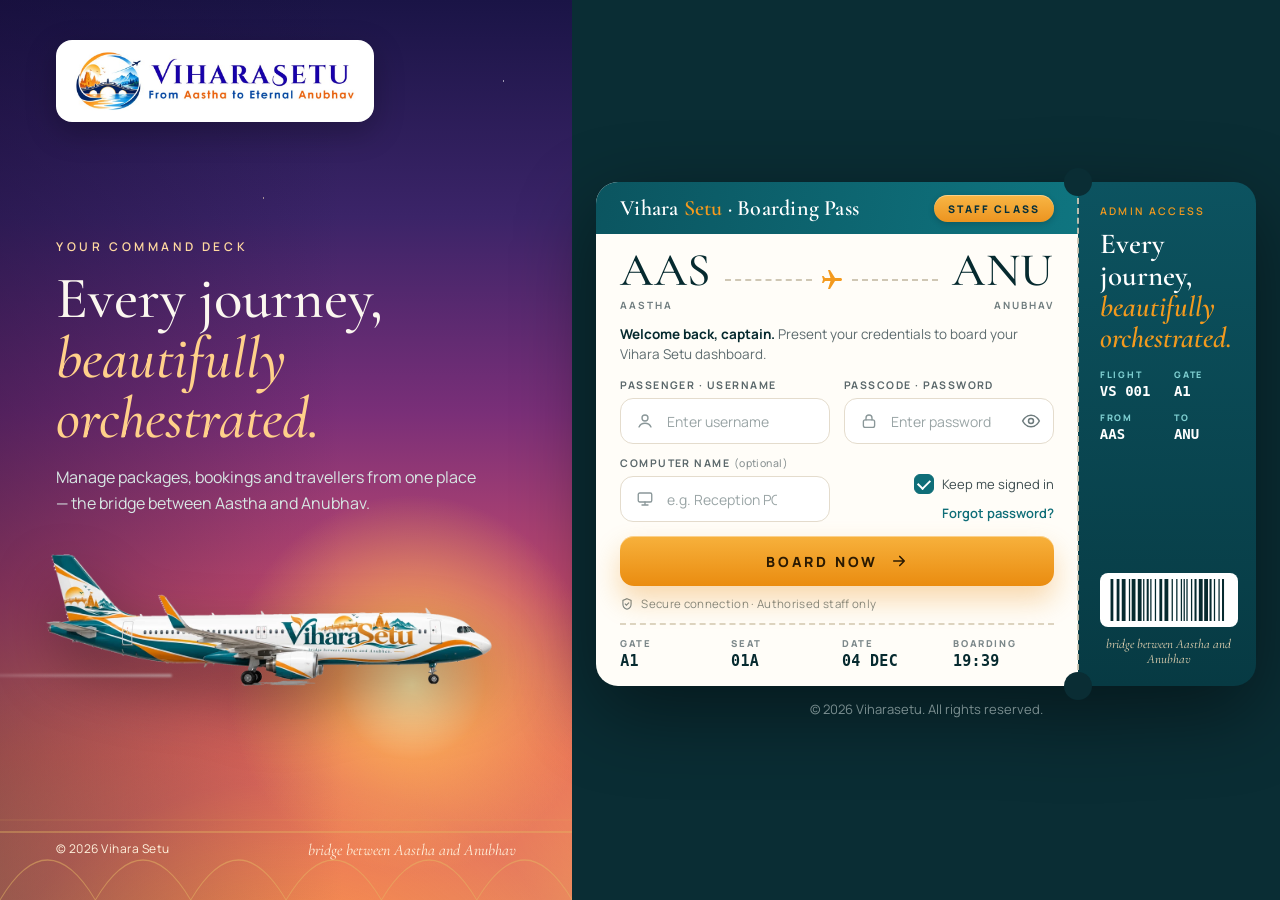
<file: index.html>
<!DOCTYPE html>
<html lang="en">
<head>
<meta charset="UTF-8" />
<meta name="viewport" content="width=device-width, initial-scale=1.0, viewport-fit=cover" />
<meta name="robots" content="noindex, nofollow" />
<title>Admin Login — Viharasetu</title>
<link rel="icon" type="image/png" href="images/fevicon.png" />
<link rel="preconnect" href="https://fonts.googleapis.com">
<link rel="preconnect" href="https://fonts.gstatic.com" crossorigin>
<link href="https://fonts.googleapis.com/css2?family=Cormorant+Garamond:ital,wght@0,500;0,600;1,500&family=Manrope:wght@400;500;600;700&display=swap" rel="stylesheet">
<link href="css/login-premium.css?v=11" rel="stylesheet" />
<script>
  /* A saved session ("Keep me signed in") is verified with the server before leaving this page,
     so a session the server no longer knows never flashes the portal. Hide the page meanwhile. */
  try {
    var s = JSON.parse(localStorage.getItem('vih_admin_session') || sessionStorage.getItem('vih_admin_session') || 'null');
    if (s && s.expiresAt > Date.now()) document.documentElement.className += ' vs-checking';
  } catch (e) { /* storage blocked: show the form */ }
</script>
<style>html.vs-checking body{ visibility:hidden; }</style>
</head>
<body>

<main class="vs-shell">
  <!-- ===== Brand panel ===== -->
  <section class="vs-hero">
    <div class="vs-stars" aria-hidden="true"></div>

    <a class="vs-logo" href="https://viharasetu.co.in/" aria-label="Go to homepage"><img src="images/Login_images/admin-logo.jpg" alt="Viharasetu — From Aastha to Eternal Anubhav"></a>

    <div>
      <div class="vs-hero-copy">
        <div class="vs-eyebrow">Your command deck</div>
        <h2>Every journey,<br><em>beautifully orchestrated.</em></h2>
        <p>Manage packages, bookings and travellers from one place — the bridge between Aastha and Anubhav.</p>
      </div>
      <div class="vs-hero-plane-wrap" aria-hidden="true">
        <span class="vs-hero-trail"></span>
        <img class="vs-hero-plane" data-plane src="images/Login_images/viharasetu-plane.webp" alt="">
      </div>
    </div>

    <div class="vs-hero-foot">
      <span>© 2026 Vihara Setu</span>
      <i>bridge between Aastha and Anubhav</i>
    </div>

    <svg class="vs-bridge" viewBox="0 0 1200 120" preserveAspectRatio="none" aria-hidden="true">
      <path d="M0 52 H1200" stroke="#e6b765" stroke-width="1.5" fill="none"/>
      <path d="M0 120 Q100 40 200 120 Q300 40 400 120 Q500 40 600 120 Q700 40 800 120 Q900 40 1000 120 Q1100 40 1200 120"
            stroke="#e6b765" stroke-width="1.5" fill="none"/>
      <path d="M0 40 H1200" stroke="#e6b765" stroke-width=".8" fill="none" opacity=".6"/>
    </svg>
  </section>

  <!-- ===== Sign-in panel ===== -->
  <section class="vs-panel">
    <div class="vs-pass">
      <div class="vs-pass-left">
        <div class="vs-pass-head">
          <span class="vs-pass-title">Vihara <em>Setu</em> &middot; Boarding Pass</span>
          <span class="vs-pass-class">Staff class</span>
        </div>

        <div class="vs-pass-body">
          <h1 class="vs-sr">Admin sign in</h1>
          <div class="vs-pass-route" aria-hidden="true">
            <div class="vs-code"><b>AAS</b><small>Aastha</small></div>
            <div class="vs-flight"><i></i><svg class="vs-pass-plane" viewBox="0 0 24 24" width="24" height="24" aria-hidden="true"><path fill="currentColor" d="M21 16v-2l-8-5V3.5c0-.83-.67-1.5-1.5-1.5S10 2.67 10 3.5V9l-8 5v2l8-2.5V19l-2 1.5V22l3.5-1 3.5 1v-1.5L13 19v-5.5l8 2.5z"/></svg><i></i></div>
            <div class="vs-code vs-code-r"><b>ANU</b><small>Anubhav</small></div>
          </div>

          <p class="vs-welcome"><b>Welcome back, captain.</b> Present your credentials to board your Vihara Setu dashboard.</p>

          <!-- Server-side error (PHP can fill this and remove "hidden") -->
          <p class="vs-error" id="vsError" role="alert" hidden></p>
          <p class="vs-error" id="expiredNotice" role="alert" hidden>Your session expired. Please log in again.</p>
          <p class="vs-notice" id="mockNotice" hidden>Local mock backend — data isn't saved. Log in with <b>admin</b> / <b>admin123</b>. Add <code>?api=live</code> for the real backend.</p>

          <form id="adminLoginForm" novalidate>
            <div class="vs-fields2">
              <div class="vs-field">
                <label for="vsUser">Passenger &middot; Username</label>
                <div class="vs-input">
                  <input id="vsUser" name="username" type="text" placeholder="Enter username" autocomplete="username" required>
                  <svg class="vs-ico" viewBox="0 0 24 24" fill="none" stroke="currentColor" stroke-width="1.8" stroke-linecap="round" aria-hidden="true"><circle cx="12" cy="8" r="4"/><path d="M4 20c1.6-3.6 4.4-5 8-5s6.4 1.4 8 5"/></svg>
                </div>
              </div>

              <div class="vs-field">
                <label for="vsPass">Passcode &middot; Password</label>
                <div class="vs-input">
                  <input id="vsPass" name="password" type="password" placeholder="Enter password" autocomplete="current-password" required>
                  <svg class="vs-ico" viewBox="0 0 24 24" fill="none" stroke="currentColor" stroke-width="1.8" stroke-linecap="round" aria-hidden="true"><rect x="4.5" y="10.5" width="15" height="10" rx="2.5"/><path d="M8 10.5V8a4 4 0 0 1 8 0v2.5"/></svg>
                  <button type="button" class="vs-eye" id="vsEye" aria-label="Show password" aria-pressed="false"><svg width="20" height="20" viewBox="0 0 24 24" fill="none" stroke="currentColor" stroke-width="1.8" stroke-linecap="round" aria-hidden="true"><path d="M2 12s3.6-7 10-7 10 7 10 7-3.6 7-10 7S2 12 2 12z"/><circle cx="12" cy="12" r="3"/></svg></button>
                </div>
                <div class="vs-caps" id="vsCaps" role="status" aria-live="polite"></div>
              </div>
            </div>

            <div class="vs-fields2 vs-fields-sub">
              <div class="vs-field" id="sysField">
                <label for="vsSys">Computer name <span class="vs-opt">(optional)</span></label>
                <div class="vs-input">
                  <input id="vsSys" name="system" type="text" maxlength="80" placeholder="e.g. Reception PC" autocomplete="off">
                  <svg class="vs-ico" viewBox="0 0 24 24" fill="none" stroke="currentColor" stroke-width="1.8" stroke-linecap="round" stroke-linejoin="round" aria-hidden="true"><rect x="3" y="4" width="18" height="12" rx="2"/><path d="M8 20h8M12 16v4"/></svg>
                </div>
              </div>

              <div class="vs-row vs-keeprow">
                <label class="vs-check"><input type="checkbox" id="vsKeep" checked> Keep me signed in</label>
                <a class="vs-link" href="#" id="forgotLink">Forgot password?</a>
              </div>
            </div>

            <button type="submit" class="vs-submit"><span>Board now</span> <svg width="18" height="18" viewBox="0 0 24 24" fill="none" stroke="currentColor" stroke-width="2.2" stroke-linecap="round" stroke-linejoin="round" aria-hidden="true"><path d="M5 12h14M13 6l6 6-6 6"/></svg></button>

            <div class="vs-secure">
              <svg width="14" height="14" viewBox="0 0 24 24" fill="none" stroke="currentColor" stroke-width="2" stroke-linecap="round" aria-hidden="true"><path d="M12 3l7 3v6c0 4.5-3 7.8-7 9-4-1.2-7-4.5-7-9V6z"/><path d="M9 12l2 2 4-4"/></svg>
              Secure connection &middot; Authorised staff only
            </div>
          </form>
          <p class="vs-notice" id="forgotNote" hidden>Ask an administrator to reset it for you — they can set a new password from the <b>Users</b> section of the portal.</p>
        </div>

        <dl class="vs-pass-info" aria-hidden="true">
          <div><dt>Gate</dt><dd>A1</dd></div>
          <div><dt>Seat</dt><dd>01A</dd></div>
          <div><dt>Date</dt><dd id="vsPassDate">&mdash;</dd></div>
          <div><dt>Boarding</dt><dd id="vsPassTime">&mdash;:&mdash;</dd></div>
        </dl>
      </div>

      <aside class="vs-pass-side" aria-hidden="true">
        <div class="vs-side-top">
          <div class="vs-eyebrow">Admin access</div>
          <h2>Every journey, <em>beautifully orchestrated.</em></h2>
          <dl class="vs-side-grid">
            <div><dt>Flight</dt><dd>VS 001</dd></div>
            <div><dt>Gate</dt><dd>A1</dd></div>
            <div><dt>From</dt><dd>AAS</dd></div>
            <div><dt>To</dt><dd>ANU</dd></div>
          </dl>
        </div>
        <div class="vs-side-bottom">
          <div class="vs-barcode"><svg viewBox="0 0 96 40" width="100%" height="100%" preserveAspectRatio="none" aria-hidden="true" fill="currentColor"><rect x="2.0" y="0" width="2.2" height="40"/><rect x="6.8" y="0" width="2.2" height="40"/><rect x="10.8" y="0" width="3.0" height="40"/><rect x="16.4" y="0" width="1.0" height="40"/><rect x="18.6" y="0" width="3.0" height="40"/><rect x="23.4" y="0" width="3.0" height="40"/><rect x="27.6" y="0" width="1.0" height="40"/><rect x="30.4" y="0" width="1.6" height="40"/><rect x="33.2" y="0" width="1.0" height="40"/><rect x="36.8" y="0" width="1.0" height="40"/><rect x="40.4" y="0" width="2.2" height="40"/><rect x="44.4" y="0" width="3.0" height="40"/><rect x="50.0" y="0" width="1.0" height="40"/><rect x="53.6" y="0" width="1.0" height="40"/><rect x="57.2" y="0" width="1.0" height="40"/><rect x="59.4" y="0" width="1.0" height="40"/><rect x="61.6" y="0" width="1.0" height="40"/><rect x="65.2" y="0" width="1.0" height="40"/><rect x="68.0" y="0" width="1.6" height="40"/><rect x="71.4" y="0" width="3.0" height="40"/><rect x="75.6" y="0" width="3.0" height="40"/><rect x="79.8" y="0" width="1.6" height="40"/><rect x="83.2" y="0" width="1.0" height="40"/><rect x="86.8" y="0" width="1.0" height="40"/><rect x="89.6" y="0" width="1.6" height="40"/></svg></div>
          <i class="vs-side-tag">bridge between Aastha and Anubhav</i>
        </div>
      </aside>

      <i class="vs-notch vs-notch-t" aria-hidden="true"></i><i class="vs-notch vs-notch-b" aria-hidden="true"></i>
    </div>
    <p class="vs-help">&copy; <span id="year"></span> Viharasetu. All rights reserved.</p>
  </section>
</main>

<svg width="0" height="0" style="position:absolute" aria-hidden="true"><defs><filter id="vs-cf1" x="-20%" y="-40%" width="140%" height="180%"><feTurbulence type="fractalNoise" baseFrequency="0.011 0.0176" numOctaves="4" seed="3" result="n"/><feDisplacementMap in="SourceGraphic" in2="n" scale="70" xChannelSelector="R" yChannelSelector="G"/><feGaussianBlur stdDeviation="2.5"/></filter><filter id="vs-cf2" x="-20%" y="-40%" width="140%" height="180%"><feTurbulence type="fractalNoise" baseFrequency="0.016 0.0256" numOctaves="4" seed="8" result="n"/><feDisplacementMap in="SourceGraphic" in2="n" scale="55" xChannelSelector="R" yChannelSelector="G"/><feGaussianBlur stdDeviation="2.5"/></filter><filter id="vs-cf3" x="-20%" y="-40%" width="140%" height="180%"><feTurbulence type="fractalNoise" baseFrequency="0.008 0.0128" numOctaves="4" seed="12" result="n"/><feDisplacementMap in="SourceGraphic" in2="n" scale="90" xChannelSelector="R" yChannelSelector="G"/><feGaussianBlur stdDeviation="2.5"/></filter></defs></svg>
<!-- ===== Loader ===== -->
<div id="vs-loader" role="status" aria-live="polite" aria-hidden="true">
  <div class="vs-stars" aria-hidden="true"></div>
  <div class="vs-cloud vs-far vs-f1"></div><div class="vs-cloud vs-far vs-f2"></div><div class="vs-cloud vs-far vs-f3"></div>
  <div class="vs-cloud vs-mid vs-m1"></div><div class="vs-cloud vs-mid vs-m2"></div>
  <div class="vs-cloud vs-near vs-n1"></div><div class="vs-cloud vs-near vs-n2"></div>

  <div class="vs-stage" aria-hidden="true">
    <span class="vs-trail vs-t1"></span><span class="vs-trail vs-t2"></span>
    <img class="vs-plane" data-plane src="images/Login_images/viharasetu-plane.webp" alt="">

    <div class="vs-chute">
      <div class="vs-chute-sway">
        <img class="vs-canopy vs-chute-img" alt="" src="images/Login_images/parachute.png">
      </div>
    </div>
  </div>

  <div class="vs-status">
    <div class="vs-status-title">Taking <em>off</em></div>
    <div class="vs-status-sub">Verifying your credentials</div>
  </div>

  <div class="vs-route" aria-hidden="true">
    <span>Login</span>
    <div class="vs-track"><div class="vs-fill"></div></div>
    <span>Console</span>
  </div>
</div>


<script src="js/utils.js"></script>
<script src="js/auth.js?v=10"></script>
<script src="js/api.js?v=3"></script>
<script>
/* =========================================================
   VSLoader: show() · success(url) · fail(msg) · hide()
   ========================================================= */
function esc(s) { return String(s).replace(/[&<>"]/g, function (c) { return { '&': '&amp;', '<': '&lt;', '>': '&gt;', '"': '&quot;' }[c]; }); }
window.VSLoader = (function () {
  var el = document.getElementById('vs-loader');
  var status = el.querySelector('.vs-status');
  var original = status.innerHTML;
  var steps = ['Verifying your credentials', 'Securing your session', 'Preparing your console'];
  var timer = null;

  function reset() {
    clearInterval(timer);
    el.classList.remove('vs-fail', 'vs-ok', 'vs-show');
    void el.offsetWidth;                      // restart CSS animations
    status.innerHTML = original;
  }
  function open(cls) {
    el.classList.add('vs-show');
    if (cls) el.classList.add(cls);
    el.setAttribute('aria-hidden', 'false');
  }

  return {
    show: function () {
      reset(); open();
      var i = 0, sub = status.querySelector('.vs-status-sub');
      timer = setInterval(function () {
        if (i >= steps.length - 1) return clearInterval(timer);
        i++; sub.style.opacity = 0;
        setTimeout(function () { sub.textContent = steps[i]; sub.style.opacity = 1; }, 300);
      }, 1700);
    },
    success: function (redirectUrl) {
      clearInterval(timer);
      if (!el.classList.contains('vs-show')) open();
      el.classList.add('vs-ok');
      status.innerHTML = '<div class="vs-status-title">Welcome <em>aboard</em></div>' +
                         '<div class="vs-status-sub">Opening your console…</div>';
      if (redirectUrl) setTimeout(function () { location.href = redirectUrl; }, 500);
    },
    fail: function (msg) {
      reset(); open('vs-fail');
      status.innerHTML =
        '<div class="vs-status-title">Oops, <em>wrong credentials</em></div>' +
        '<div class="vs-status-sub">' + esc(msg || 'Your username or password didn’t match. Please try again.') + '</div>' +
        '<button type="button" class="vs-retry">Try again</button>';
      var btn = status.querySelector('.vs-retry');
      btn.addEventListener('click', function () {
        VSLoader.hide();
        var pw = document.getElementById('vsPass');
        if (pw) { pw.value = ''; pw.focus(); }
      });
      setTimeout(function () { btn.focus(); }, 1300);
    },
    hide: function () {
      clearInterval(timer);
      el.classList.remove('vs-show', 'vs-fail', 'vs-ok');
      el.setAttribute('aria-hidden', 'true');
    }
  };
})();


  document.getElementById('year').textContent = new Date().getFullYear();

  // boarding-pass stub: today's date and the current time, kept ticking
  (function stub() {
    const d = document.getElementById('vsPassDate'), t = document.getElementById('vsPassTime');
    const MON = ['JAN', 'FEB', 'MAR', 'APR', 'MAY', 'JUN', 'JUL', 'AUG', 'SEP', 'OCT', 'NOV', 'DEC'];
    const pad = (n) => String(n).padStart(2, '0');
    function tick() {
      const n = new Date();
      d.textContent = pad(n.getDate()) + ' ' + MON[n.getMonth()];
      t.textContent = pad(n.getHours()) + ':' + pad(n.getMinutes());
    }
    tick(); setInterval(tick, 15000);
  })();

  if (Auth.isLoggedIn()) {
    const showForm = () => document.documentElement.classList.remove('vs-checking');
    const goPortal = () => location.replace('portal.html');
    const failSafe = setTimeout(goPortal, 6000);          // slow / waking server: behave as before
    Api.whoami().then(goPortal, (err) => {
      clearTimeout(failSafe);
      if (err && err.code === 'SESSION_EXPIRED') showForm(); // api.js already cleared the stale session
      else goPortal();                                       // network trouble / older server: let the portal decide
    });
  }
  if (typeof useMockApi !== 'undefined' && useMockApi) document.getElementById('mockNotice').hidden = false;
  if (new URLSearchParams(location.search).get('expired') === '1') document.getElementById('expiredNotice').hidden = false;

  const form = document.getElementById('adminLoginForm');
  const userEl = document.getElementById('vsUser');
  const passEl = document.getElementById('vsPass');
  const sysEl = document.getElementById('vsSys');
  // The Windows desktop app reports the real computer name itself; browsers can't, so ask once and remember it.
  if (window.vihDesktop) document.getElementById('sysField').hidden = true;
  else { try { sysEl.value = localStorage.getItem('vih_system_name') || ''; } catch { /* private mode */ } }
  const eye = document.getElementById('vsEye');
  const caps = document.getElementById('vsCaps');
  const errorBox = document.getElementById('vsError');
  const submitBtn = form.querySelector('.vs-submit');

  eye.addEventListener('click', () => {
    const show = passEl.type === 'password';
    passEl.type = show ? 'text' : 'password';
    eye.setAttribute('aria-pressed', show);
    eye.setAttribute('aria-label', show ? 'Hide password' : 'Show password');
  });
  const capsCheck = (e) => {
    if (!e.getModifierState) return;
    const on = e.getModifierState('CapsLock');
    caps.classList.add('known');
    caps.classList.toggle('on', on);
    caps.classList.toggle('off', !on);
    caps.textContent = on ? 'Caps Lock is ON' : 'Caps Lock is off';
  };
  // read it on every key / click, so it is correct the moment the field gets focus
  ['keydown', 'keyup', 'mousedown'].forEach((t) => document.addEventListener(t, capsCheck, true));

  document.getElementById('forgotLink').addEventListener('click', (e) => {
    e.preventDefault();
    const note = document.getElementById('forgotNote');
    note.hidden = !note.hidden;
  });

  form.addEventListener('submit', async (e) => {
    e.preventDefault();
    const username = userEl.value.trim();
    const password = passEl.value;
    if (!username || !password) {
      errorBox.textContent = 'Please enter both your username and password.';
      errorBox.hidden = false;
      (username ? passEl : userEl).focus();
      return;
    }
    errorBox.hidden = true;
    submitBtn.disabled = true;
    VSLoader.show();
    try {
      const data = await Api.login(username, password, { systemName: sysEl.value });
      Auth.saveSession(data, document.getElementById('vsKeep').checked);
      VSLoader.success('portal.html');
    } catch (err) {
      VSLoader.fail(err.message);
      submitBtn.disabled = false;
    }
  });

  window.addEventListener('pageshow', (e) => { if (e.persisted) { VSLoader.hide(); submitBtn.disabled = false; } });
</script>
</body>
</html>
</file>
<file: css/login-premium.css>
/* Admin login — premium template (viharasetu-admin-login.html) */
/* =========================================================
   VIHARA SETU · ADMIN LOGIN (premium)
   ========================================================= */
:root{
  --deep:#062a2f;      /* night teal */
  --teal:#0f6e78;      /* brand teal */
  --teal-2:#0b5560;
  --saffron:#f39a1e;   /* brand saffron */
  --gold:#e6b765;
  --ivory:#fbf7ef;
  --ink:#16262a;
  --muted:#5d6b6e;
  --line:#e4dccd;
  --display:"Cormorant Garamond", Georgia, serif;
  --ui:"Manrope", system-ui, -apple-system, "Segoe UI", sans-serif;
}
*{ box-sizing:border-box; }
html,body{ margin:0; height:100%; }
body{ font-family:var(--ui); color:var(--ink); background:var(--ivory); -webkit-font-smoothing:antialiased; }

.vs-shell{ min-height:100vh; display:flex; flex-wrap:wrap; }

/* ---------- left: cinematic brand panel ---------- */
.vs-hero{
  position:relative; overflow:hidden; flex:1 1 560px; min-height:100vh;
  display:flex; flex-direction:column; justify-content:space-between;
  padding:40px 56px; color:var(--ivory);
  background:
    radial-gradient(120% 70% at 50% 115%, rgba(243,154,30,.55) 0%, rgba(243,154,30,.12) 38%, rgba(0,0,0,0) 62%),
    linear-gradient(180deg,#041d21 0%, #073a40 45%, #0d5a60 78%, #2b7a72 100%);
}
.vs-stars{ position:absolute; inset:0; pointer-events:none; opacity:.7;
  background-image:
    radial-gradient(1px 1px at 12% 18%, #fff 50%, transparent 51%),
    radial-gradient(1px 1px at 28% 8%,  #fff 50%, transparent 51%),
    radial-gradient(1.5px 1.5px at 46% 22%, #ffe9c4 50%, transparent 51%),
    radial-gradient(1px 1px at 63% 12%, #fff 50%, transparent 51%),
    radial-gradient(1px 1px at 78% 26%, #fff 50%, transparent 51%),
    radial-gradient(1.5px 1.5px at 88% 9%, #fff 50%, transparent 51%),
    radial-gradient(1px 1px at 8% 38%,  #fff 50%, transparent 51%),
    radial-gradient(1px 1px at 37% 34%, #fff 50%, transparent 51%),
    radial-gradient(1px 1px at 92% 40%, #ffe9c4 50%, transparent 51%);
  animation:vs-twinkle 6s ease-in-out infinite alternate;
}
@keyframes vs-twinkle{ from{opacity:.45;} to{opacity:.85;} }

.vs-brand{ position:relative; display:flex; align-items:center; gap:14px; }
.vs-mark{ width:46px; height:46px; }
.vs-brand-name{ font-family:var(--display); font-size:28px; font-weight:600; letter-spacing:.01em; line-height:1; }
.vs-brand-name span{ color:var(--saffron); }
.vs-brand-tag{ font-size:11px; letter-spacing:.32em; text-transform:uppercase; color:#cfe3df; margin-top:6px; }

.vs-hero-copy{ position:relative; max-width:520px; }
.vs-eyebrow{ font-size:12px; letter-spacing:.3em; text-transform:uppercase; color:var(--gold); font-weight:600; }
.vs-hero-copy h2{ font-family:var(--display); font-weight:500; font-size:clamp(40px,4.6vw,64px); line-height:1.02; margin:14px 0 16px; }
.vs-hero-copy h2 em{ color:var(--saffron); font-style:italic; }
.vs-hero-copy p{ margin:0; font-size:16px; line-height:1.6; color:#d7e7e4; max-width:420px; }

.vs-hero-plane-wrap{ position:relative; height:200px; margin:8px -56px 0; }
.vs-hero-plane{
  position:absolute; top:30px; left:8%; width:min(560px,78%);
  filter:drop-shadow(0 26px 30px rgba(0,0,0,.35));
  animation:vs-cruise 14s ease-in-out infinite alternate;
}
.vs-hero-trail{
  position:absolute; top:150px; left:-10%; width:40%; height:3px; border-radius:3px;
  background:linear-gradient(90deg,rgba(255,255,255,0),rgba(255,255,255,.55));
  filter:blur(1px); animation:vs-cruise 14s ease-in-out infinite alternate;
}
@keyframes vs-cruise{
  0%  { transform:translate(-4%,6px) rotate(-1deg); }
  50% { transform:translate(4%,-8px) rotate(.6deg); }
  100%{ transform:translate(10%,2px) rotate(-.4deg); }
}
.vs-bridge{ position:absolute; left:0; right:0; bottom:0; width:100%; height:120px; opacity:.35; pointer-events:none; }
.vs-hero-foot{ position:relative; display:flex; justify-content:space-between; gap:16px; flex-wrap:wrap; font-size:12px; color:#a9c8c3; letter-spacing:.04em; }
.vs-hero-foot i{ font-style:italic; font-family:var(--display); font-size:16px; color:#e9d7b5; letter-spacing:0; }

/* ---------- right: sign-in panel ---------- */
.vs-panel{ flex:1 1 440px; display:flex; align-items:center; justify-content:center; padding:48px 24px; }
.vs-card{ width:100%; max-width:420px; }
.vs-card .vs-eyebrow{ color:var(--teal); }
.vs-card h1{ font-family:var(--display); font-weight:600; font-size:44px; line-height:1.05; margin:10px 0 8px; color:var(--deep); }
.vs-card .vs-lead{ margin:0 0 32px; color:var(--muted); font-size:15px; line-height:1.55; }

.vs-error{ display:flex; gap:10px; align-items:flex-start; margin:0 0 20px; padding:12px 14px; border-radius:12px;
  background:#fdf0ec; border:1px solid #f2c9bb; color:#8a2c14; font-size:14px; }
.vs-error[hidden]{ display:none; }

.vs-field{ margin-bottom:20px; }
.vs-field label{ display:block; font-size:12px; font-weight:700; letter-spacing:.14em; text-transform:uppercase; color:#3d4c4f; margin-bottom:8px; }
.vs-input{ position:relative; }
.vs-input svg.vs-ico{ position:absolute; left:16px; top:50%; width:18px; height:18px; margin-top:-9px; color:#8a9799; pointer-events:none; }
.vs-input input{
  width:100%; height:54px; padding:0 52px 0 46px; border-radius:14px;
  border:1px solid var(--line); background:#fff; color:var(--ink);
  font:inherit; font-size:15px; transition:border-color .2s, box-shadow .2s;
}
.vs-input input::placeholder{ color:#9aa5a6; }
.vs-input input:focus{ outline:none; border-color:var(--teal); box-shadow:0 0 0 4px rgba(15,110,120,.14); }
.vs-input input:focus + svg.vs-ico, .vs-input:focus-within svg.vs-ico{ color:var(--teal); }
.vs-eye{ position:absolute; right:5px; top:5px; width:44px; height:44px; border:0; border-radius:10px; background:transparent; color:#6c7a7c; cursor:pointer; display:grid; place-items:center; }
.vs-eye:hover{ background:#f3efe6; color:var(--teal); }
.vs-caps{ margin-top:8px; font-size:12px; font-weight:600; display:none; }
.vs-input:focus-within ~ .vs-caps.known, .vs-field:focus-within .vs-caps.known{ display:block; }
.vs-caps.on{ color:#9a5a00; }
.vs-caps.off{ color:#2A5C45; }

.vs-row{ display:flex; justify-content:space-between; align-items:center; gap:12px; flex-wrap:wrap; margin:4px 0 26px; font-size:14px; }
.vs-check{ display:flex; align-items:center; gap:10px; cursor:pointer; color:#3d4c4f; min-height:44px; }
.vs-check input{ appearance:none; width:20px; height:20px; margin:0; border-radius:6px; border:1.5px solid #c9bfae; background:#fff; display:grid; place-items:center; cursor:pointer; }
.vs-check input:checked{ background:var(--teal); border-color:var(--teal); }
.vs-check input:checked::after{ content:""; width:10px; height:6px; border-left:2px solid #fff; border-bottom:2px solid #fff; transform:translateY(-1px) rotate(-45deg); }
.vs-check input:focus-visible{ outline:3px solid rgba(15,110,120,.35); outline-offset:2px; }
.vs-link{ color:var(--teal); font-weight:600; text-decoration:none; }
.vs-link:hover{ color:var(--teal-2); text-decoration:underline; text-underline-offset:3px; }

.vs-submit{
  position:relative; overflow:hidden; width:100%; height:56px; border:0; border-radius:14px; cursor:pointer;
  background:linear-gradient(180deg,#127884,#0b5560); color:var(--ivory);
  font:inherit; font-size:16px; font-weight:700; letter-spacing:.02em;
  display:flex; align-items:center; justify-content:center; gap:10px;
  box-shadow:0 14px 30px rgba(11,85,96,.28), inset 0 1px 0 rgba(255,255,255,.18);
  transition:transform .15s, box-shadow .2s;
}
.vs-submit::after{ content:""; position:absolute; top:0; left:-60%; width:40%; height:100%;
  background:linear-gradient(100deg,rgba(255,255,255,0),rgba(255,255,255,.22),rgba(255,255,255,0)); transform:skewX(-20deg); transition:left .7s ease; }
.vs-submit:hover::after{ left:120%; }
.vs-submit:hover{ transform:translateY(-1px); box-shadow:0 18px 36px rgba(11,85,96,.34), inset 0 1px 0 rgba(255,255,255,.18); }
.vs-submit:focus-visible{ outline:3px solid var(--saffron); outline-offset:3px; }
.vs-submit .vs-accent{ display:block; width:22px; height:2px; background:var(--saffron); border-radius:2px; }

.vs-secure{ display:flex; align-items:center; justify-content:center; gap:8px; margin-top:22px; font-size:12px; color:#7b8789; letter-spacing:.03em; }
.vs-divider{ height:1px; background:linear-gradient(90deg,transparent,var(--line),transparent); margin:30px 0 18px; }
.vs-help{ text-align:center; font-size:13px; color:var(--muted); margin:0; }

@media (max-width:860px){
  .vs-hero{ min-height:auto; padding:28px 24px 0; }
  .vs-hero-copy{ margin-top:28px; }
  .vs-hero-copy p{ font-size:15px; }
  .vs-hero-plane-wrap{ height:150px; margin:0 -24px; }
  .vs-hero-plane{ width:86%; top:20px; }
  .vs-hero-trail{ top:104px; }
  .vs-hero-foot{ display:none; }
  .vs-panel{ padding:36px 20px 48px; }
  .vs-card h1{ font-size:38px; }
}


/* =========================================================
   BOARDING-PASS SIGN-IN (right side) - landscape pass:
   header + route + fields on the left, tear-off teal stub on the right
   ========================================================= */
.vs-sr{ position:absolute; width:1px; height:1px; margin:-1px; padding:0; overflow:hidden; clip:rect(0,0,0,0); white-space:nowrap; border:0; }

.vs-hero{ flex:1 1 520px; }
.vs-panel{
  flex:1.3 1 640px; min-height:100vh; padding:20px 24px;
  display:flex; flex-direction:column; align-items:center; justify-content:center; gap:14px;
  background:#0a2d34;
  --stub:clamp(150px, 27%, 190px);
}
.vs-pass{
  position:relative; display:grid; grid-template-columns:minmax(0,1fr) var(--stub);
  width:100%; max-width:760px; border-radius:22px;
  filter:drop-shadow(0 26px 40px rgba(0,0,0,.45));
}

/* left: the ticket */
.vs-pass-left{ background:#fffdf8; color:var(--ink); border-radius:22px 0 0 22px; overflow:hidden; display:flex; flex-direction:column; min-width:0; }
.vs-pass-head{
  display:flex; align-items:center; justify-content:space-between; gap:12px; flex:0 0 auto;
  padding:0 24px; height:52px; background:linear-gradient(100deg,#0b5560 0%,#0f7580 100%); color:#fff;
}
.vs-pass-title{ font-family:var(--display); font-weight:600; font-size:22px; letter-spacing:.01em; white-space:nowrap; }
.vs-pass-title em{ font-style:normal; color:var(--saffron); }
.vs-pass-class{
  padding:7px 14px 6px; border-radius:999px; white-space:nowrap;
  background:linear-gradient(180deg,#f8b645,#ec9420); color:#06303a;
  font-size:10.5px; font-weight:800; letter-spacing:.2em; text-transform:uppercase;
  box-shadow:0 2px 6px rgba(0,0,0,.18), inset 0 1px 0 rgba(255,255,255,.35);
}
.vs-pass-body{ padding:14px 24px 0; flex:1 1 auto; }

.vs-pass-route{ display:flex; align-items:flex-start; justify-content:space-between; gap:14px; }
.vs-code{ display:flex; flex-direction:column; }
.vs-code b{ font-family:var(--display); font-weight:500; font-size:clamp(40px, 5.2vh, 52px); line-height:.95; color:var(--deep); letter-spacing:.01em; }
.vs-code small{ margin-top:5px; font-size:10px; font-weight:700; letter-spacing:.2em; text-transform:uppercase; color:#6f7c7e; }
.vs-code-r{ text-align:right; align-items:flex-end; }
.vs-flight{ flex:1; display:flex; align-items:center; gap:8px; margin-top:20px; color:var(--saffron); }
.vs-flight i{ flex:1; height:0; border-top:2px dashed #cfc7b4; }
.vs-pass-plane{ transform:rotate(90deg); flex:0 0 auto; }

.vs-welcome{ margin:12px 0 14px; font-size:13.5px; line-height:1.5; color:var(--muted); }
.vs-welcome b{ color:var(--deep); font-weight:700; }

.vs-pass .vs-error, .vs-pass .vs-notice{ margin:0 0 12px; padding:9px 12px; font-size:13px; }
.vs-fields2{ display:grid; grid-template-columns:repeat(auto-fit, minmax(190px, 1fr)); gap:0 14px; }
.vs-pass .vs-field{ margin-bottom:12px; min-width:0; }
.vs-pass .vs-field label{ font-size:10.5px; letter-spacing:.14em; color:#5a676a; margin-bottom:6px; }
.vs-opt{ font-weight:500; letter-spacing:.04em; text-transform:none; opacity:.7; }
.vs-pass .vs-input input{ height:46px; border-radius:13px; font-size:14px; background:#fff; }
.vs-pass .vs-input input:focus{ border-color:var(--teal); box-shadow:0 0 0 4px rgba(15,110,120,.14); }
.vs-pass .vs-eye{ top:3px; right:3px; width:40px; height:40px; }
.vs-pass .vs-caps{ margin-top:4px; font-size:11.5px; }

.vs-fields-sub{ align-items:end; }
.vs-keeprow{ margin:0 0 12px; min-height:46px; display:flex; flex-direction:row; align-items:center; justify-content:space-between; gap:10px; flex-wrap:wrap; font-size:13px; }
.vs-pass .vs-check{ min-height:0; font-size:13px; gap:8px; color:#3d4c4f; }
.vs-pass .vs-check input{ width:20px; height:20px; border-radius:6px; flex:0 0 auto; }

.vs-pass .vs-submit{
  height:50px; border-radius:14px; gap:12px; margin-top:2px;
  background:linear-gradient(180deg,#f7b13c,#ea8c10); color:#2b1a02;
  font-size:14px; font-weight:800; letter-spacing:.2em; text-transform:uppercase;
  box-shadow:0 14px 28px rgba(234,140,16,.32), inset 0 1px 0 rgba(255,255,255,.4);
}
.vs-pass .vs-submit:hover{ box-shadow:0 18px 34px rgba(234,140,16,.4), inset 0 1px 0 rgba(255,255,255,.4); }
.vs-pass .vs-submit:focus-visible{ outline:3px solid var(--teal); }
.vs-pass .vs-secure{ justify-content:flex-start; margin:10px 0 0; font-size:11.5px; gap:7px; }

.vs-pass-info{
  margin:12px 24px 0; padding:12px 0 16px; border-top:2px dashed #ddd5c2;
  display:grid; grid-template-columns:repeat(4, 1fr); gap:10px;
}
.vs-pass-info dt{ font-size:9.5px; font-weight:800; letter-spacing:.2em; text-transform:uppercase; color:#7b8789; margin:0 0 3px; }
.vs-pass-info dd{ margin:0; font:600 15px/1.1 ui-monospace, "SFMono-Regular", Menlo, Consolas, monospace; color:var(--deep); letter-spacing:.02em; }

/* right: the teal stub */
.vs-pass-side{
  position:relative; display:flex; flex-direction:column; justify-content:space-between; gap:14px;
  padding:22px 18px 18px 22px; border-radius:0 22px 22px 0; color:#fff;
  background:linear-gradient(180deg,#0c5360 0%,#073a43 100%);
}
.vs-pass-side::before{ content:""; position:absolute; left:-1px; top:16px; bottom:16px; border-left:2px dashed rgba(207,199,180,.9); }
.vs-pass-side .vs-eyebrow{ color:var(--saffron); font-size:10.5px; letter-spacing:.22em; }
.vs-pass-side h2{ font-family:var(--display); font-weight:600; font-size:clamp(22px, 3.4vh, 29px); line-height:1.08; margin:10px 0 14px; color:#fff; }
.vs-pass-side h2 em{ color:var(--saffron); font-style:italic; }
.vs-side-grid{ margin:0; display:grid; grid-template-columns:1fr 1fr; gap:12px 10px; }
.vs-side-grid dt{ font-size:9px; font-weight:800; letter-spacing:.2em; text-transform:uppercase; color:#7fd0d2; margin:0 0 3px; }
.vs-side-grid dd{ margin:0; font:700 14px/1.1 ui-monospace, "SFMono-Regular", Menlo, Consolas, monospace; color:#fff; }
.vs-side-bottom{ display:flex; flex-direction:column; gap:10px; }
.vs-barcode{ height:54px; padding:6px 8px; border-radius:8px; color:#062a2f; background:#fff; }
.vs-side-tag{ font-family:var(--display); font-size:13px; color:#e9d7b5; text-align:center; line-height:1.2; }

/* notches where the stub tears off */
.vs-notch{ position:absolute; z-index:2; width:28px; height:28px; border-radius:50%; background:#0a2d34; left:calc(100% - var(--stub) - 14px); }
.vs-notch-t{ top:-14px; }
.vs-notch-b{ bottom:-14px; }

.vs-panel .vs-help{ margin:0; color:#9fb9bb; }

/* shorter screens: tighten so the pass still fits without scrolling */
@media (max-height:760px){
  .vs-pass-head{ height:46px; }
  .vs-pass-body{ padding-top:10px; }
  .vs-welcome{ margin:8px 0 10px; }
  .vs-pass .vs-field{ margin-bottom:9px; }
  .vs-pass .vs-input input{ height:42px; }
  .vs-pass .vs-eye{ width:36px; height:36px; }
  .vs-keeprow{ min-height:42px; margin-bottom:9px; }
  .vs-pass .vs-submit{ height:46px; }
  .vs-pass-info{ margin-top:8px; padding:9px 0 12px; }
  .vs-panel{ padding-top:12px; padding-bottom:12px; gap:10px; }
}

/* narrower windows: hero hides, the pass is centred on its own */
@media (max-width:1180px){
  .vs-hero{ display:none; }
  .vs-panel{ padding:24px 16px; }
}
/* short laptop screens: only the SPACING of the left panel tightens (picture and text unchanged) so nothing scrolls */
@media (min-width:1181px) and (max-height:720px){
  .vs-hero{ padding-top:22px; padding-bottom:22px; }
  .vs-hero-copy h2{ margin:8px 0 10px; font-size:clamp(34px,3.8vw,52px); }
  .vs-hero-plane-wrap{ height:150px; }
  .vs-hero-plane{ top:14px; }
  .vs-hero-trail{ top:112px; }
}
/* phones: stub drops under the ticket */
@media (max-width:640px){
  .vs-pass{ grid-template-columns:1fr; --stub:0px; }
  .vs-pass-left{ border-radius:22px 22px 0 0; }
  .vs-pass-side{ border-radius:0 0 22px 22px; flex-direction:row; align-items:center; padding:16px 18px; }
  .vs-pass-side::before{ left:16px; right:16px; top:-1px; bottom:auto; border-left:0; border-top:2px dashed rgba(207,199,180,.9); }
  .vs-pass-side h2, .vs-pass-side .vs-eyebrow, .vs-side-tag{ display:none; }
  .vs-side-top{ flex:1; } .vs-side-bottom{ flex:0 0 112px; }
  .vs-side-grid{ grid-template-columns:repeat(4, auto); gap:6px 14px; }
  .vs-notch{ display:none; }
  .vs-pass-head{ padding:0 18px; }
  .vs-pass-title{ font-size:19px; }
  .vs-pass-class{ font-size:9.5px; padding:6px 10px 5px; letter-spacing:.14em; }
  .vs-pass-body{ padding:12px 18px 0; }
  .vs-pass-info{ margin:10px 18px 0; grid-template-columns:repeat(2, 1fr); }
  .vs-panel{ padding:16px 12px 24px; justify-content:flex-start; }
}

/* =========================================================
   LOADER (plane · success · parachute)
   ========================================================= */
#vs-loader{
  position:fixed; inset:0; z-index:9999; overflow:hidden;
  display:flex; flex-direction:column; align-items:center; justify-content:center; gap:22px;
  background:
    radial-gradient(90% 55% at 50% 108%, rgba(255,214,150,.95) 0%, rgba(243,154,30,.55) 25%, rgba(243,154,30,0) 60%),
    linear-gradient(180deg,#052327 0%,#0a4a52 38%,#1f7b7c 64%,#7fb3a2 82%,#f2c58a 100%);
  font-family:var(--ui); color:var(--ivory);
  opacity:0; visibility:hidden; transition:opacity .45s ease, visibility .45s ease;
}
#vs-loader.vs-show{ opacity:1; visibility:visible; }
#vs-loader .vs-stars{ height:45%; }

.vs-cloud{
  position:absolute; left:100%; pointer-events:none;
  background:
    radial-gradient(closest-side at 30% 62%, #fff 0, #fff 70%, rgba(255,255,255,0) 100%),
    radial-gradient(closest-side at 52% 40%, #fff 0, #fff 72%, rgba(255,255,255,0) 100%),
    radial-gradient(closest-side at 72% 60%, #fbf3e6 0, #fbf3e6 70%, rgba(255,255,255,0) 100%),
    radial-gradient(closest-side at 50% 78%, #f1dcc0 0, #f1dcc0 65%, rgba(255,255,255,0) 100%);
  background-repeat:no-repeat;
  background-size:55% 80%, 50% 95%, 50% 75%, 95% 45%;
  background-position:0% 70%, 35% 0%, 100% 70%, 50% 100%;
  animation:vs-drift linear infinite;
}
.vs-far { z-index:1; filter:blur(3px); opacity:.35; }
.vs-mid { z-index:2; filter:blur(1.5px); opacity:.55; }
.vs-near{ z-index:6; filter:blur(6px); opacity:.75; }
.vs-f1{ top:12%; width:160px; height:70px;  animation-duration:18s; }
.vs-f2{ top:34%; width:120px; height:52px;  animation-duration:21s; animation-delay:-9s; }
.vs-f3{ top:60%; width:180px; height:70px;  animation-duration:19s; animation-delay:-4s; }
.vs-m1{ top:22%; width:260px; height:110px; animation-duration:10s; animation-delay:-2s; }
.vs-m2{ top:56%; width:300px; height:120px; animation-duration:12s; animation-delay:-7s; }
.vs-n1{ top:70%; width:560px; height:210px; animation-duration:6.5s; animation-delay:-1s; }
.vs-n2{ top:-4%; width:440px; height:170px; animation-duration:8s; animation-delay:-5s; }
@keyframes vs-drift{ from{ transform:translateX(0); } to{ transform:translateX(calc(-100vw - 620px)); } }

.vs-stage{ position:relative; z-index:4; width:min(660px,94vw); aspect-ratio:1100/326; }
.vs-plane{
  position:absolute; inset:0; width:100%; height:100%; object-fit:contain;
  animation:vs-bob 3.4s ease-in-out infinite;
  filter:drop-shadow(0 22px 22px rgba(4,30,34,.35));
}
@keyframes vs-bob{
  0%,100%{ transform:translate(0,0) rotate(-1deg); }
  25%    { transform:translate(6px,-6px) rotate(-.3deg); }
  50%    { transform:translate(0,-11px) rotate(.7deg); }
  75%    { transform:translate(-6px,-4px) rotate(0); }
}
.vs-trail{ position:absolute; z-index:3; right:52%; height:4px; border-radius:4px;
  background:linear-gradient(90deg,rgba(255,255,255,0),rgba(255,255,255,.9)); filter:blur(1.5px);
  animation:vs-streak 1.1s linear infinite; }
.vs-t1{ top:76%; width:50%; }
.vs-t2{ top:82%; width:36%; animation-delay:-.55s; opacity:.7; }
@keyframes vs-streak{ 0%{opacity:0; transform:translateX(20px);} 25%{opacity:1;} 100%{opacity:0; transform:translateX(-90px);} }

.vs-status{ position:relative; z-index:7; text-align:center; text-shadow:0 2px 14px rgba(4,30,34,.55); min-height:86px; }
.vs-status-title{ font-family:var(--display); font-size:38px; font-weight:500; line-height:1.1; }
.vs-status-title em{ color:#ffd9a0; }
.vs-status-sub{ margin-top:8px; font-size:14px; letter-spacing:.06em; color:#eaf3f0; transition:opacity .3s; }

.vs-route{ position:relative; z-index:7; width:min(380px,82vw); display:flex; align-items:center; gap:12px; font-size:11px; letter-spacing:.24em; text-transform:uppercase; color:#e9f1ee; }
.vs-track{ position:relative; flex:1; height:2px; background:rgba(255,255,255,.28); border-radius:2px; }
.vs-fill{ position:absolute; left:0; top:0; height:100%; width:0; border-radius:2px; background:linear-gradient(90deg,var(--gold),var(--saffron)); box-shadow:0 0 12px rgba(243,154,30,.8); }
#vs-loader.vs-show .vs-fill{ animation:vs-progress 7s cubic-bezier(.15,.7,.2,1) forwards; }
@keyframes vs-progress{ from{ width:0; } to{ width:88%; } }
.vs-fill::after{ content:""; position:absolute; right:-5px; top:-4px; width:10px; height:10px; border-radius:50%; background:#fff; box-shadow:0 0 0 4px rgba(243,154,30,.35); }

/* success */
#vs-loader.vs-ok .vs-fill{ animation:none; width:100%; transition:width .5s ease; }
#vs-loader.vs-ok .vs-plane{ animation:vs-depart 1.2s .25s cubic-bezier(.5,0,.8,.4) forwards; }
@keyframes vs-depart{ to{ transform:translate(120vw,-18vh) rotate(-6deg); } }

/* failure: plane bails, parachute opens */
#vs-loader.vs-fail .vs-plane{ animation:vs-away 1.1s ease-in forwards; }
#vs-loader.vs-fail .vs-trail,
#vs-loader.vs-fail .vs-route{ display:none; }
@keyframes vs-away{ to{ transform:translate(110vw,-45vh) rotate(-9deg); } }
.vs-chute{ position:absolute; z-index:5; left:50%; top:-8%; width:130px; margin-left:-65px; opacity:0; pointer-events:none; }
#vs-loader.vs-fail .vs-chute{ animation:vs-drop 2.6s .35s cubic-bezier(.2,.7,.3,1) forwards; }
@keyframes vs-drop{ 0%{opacity:0; transform:translateY(0);} 10%{opacity:1;} 100%{opacity:1; transform:translateY(70px);} }
.vs-chute-sway{ transform-origin:50% 0; }
#vs-loader.vs-fail .vs-chute-sway{ animation:vs-sway 3.2s 1.2s ease-in-out infinite; }
@keyframes vs-sway{ 0%,100%{ transform:rotate(-7deg);} 50%{ transform:rotate(7deg);} }
.vs-canopy{ transform-box:fill-box; transform-origin:50% 100%; transform:scale(.12,.05); }
#vs-loader.vs-fail .vs-canopy{ animation:vs-open .7s .75s cubic-bezier(.3,1.6,.5,1) forwards; }
@keyframes vs-open{ to{ transform:scale(1,1);} }
.vs-lines{ opacity:0; }
#vs-loader.vs-fail .vs-lines{ animation:vs-fade .3s .9s forwards; }
@keyframes vs-fade{ to{ opacity:1; } }
#vs-loader.vs-fail .vs-status{ margin-top:110px; opacity:0; animation:vs-fade .4s 1.2s forwards; }
.vs-retry{
  margin-top:20px; height:50px; padding:0 30px; border:0; border-radius:999px; cursor:pointer;
  background:var(--ivory); color:var(--teal-2); font:inherit; font-size:15px; font-weight:700; text-shadow:none;
  box-shadow:0 12px 26px rgba(4,30,34,.3);
}
.vs-retry:focus-visible{ outline:3px solid var(--saffron); outline-offset:3px; }

@media (prefers-reduced-motion:reduce){
  .vs-cloud,.vs-plane,.vs-trail,.vs-hero-plane,.vs-hero-trail,.vs-stars{ animation-duration:16s !important; }
}

/* ---------- admin integration tweaks ---------- */
.vs-row { justify-content: flex-end; }
.vs-notice { margin: 0 0 18px; padding: 10px 12px; border-radius: 12px; font-size: 13px; line-height: 1.5;
  background: #f3efe6; border: 1px solid var(--line); color: var(--muted); }
.vs-notice[hidden] { display: none; }
.vs-notice code { font-size: 12px; }
.vs-submit:disabled { opacity: .7; cursor: not-allowed; transform: none; }
/* parachute = cut-out photo */
.vs-chute { width: 190px; margin-left: -95px; }
.vs-chute-img { display: block; width: 100%; height: auto; filter: drop-shadow(0 10px 14px rgba(4,30,34,.35)); }
#vs-loader.vs-fail .vs-status { margin-top: 190px; }


/* logo badge */
.vs-logo { position: relative; align-self: flex-start; display: block; background: #fff; border-radius: 16px; padding: 10px 18px; box-shadow: 0 10px 30px rgba(0,0,0,.25); }
.vs-logo img { display: block; width: clamp(200px, 22vw, 290px); height: auto; }


/* natural clouds: many soft puffs, wispy edges from an SVG turbulence filter */
.vs-cloud {
  background:
    radial-gradient(closest-side at 18% 62%, rgba(255,255,255,.95), rgba(255,255,255,0)),
    radial-gradient(closest-side at 34% 40%, rgba(255,255,255,1), rgba(255,255,255,0)),
    radial-gradient(closest-side at 52% 30%, rgba(255,255,255,1), rgba(255,255,255,0)),
    radial-gradient(closest-side at 68% 44%, rgba(255,255,255,.98), rgba(255,255,255,0)),
    radial-gradient(closest-side at 84% 64%, rgba(255,250,240,.9), rgba(255,255,255,0)),
    radial-gradient(closest-side at 50% 72%, rgba(255,236,205,.75), rgba(255,255,255,0));
  background-repeat: no-repeat;
  background-size: 38% 70%, 44% 90%, 42% 90%, 40% 80%, 36% 64%, 90% 55%;
  background-position: 0% 78%, 22% 30%, 50% 8%, 76% 34%, 100% 82%, 50% 100%;
}
.vs-far  { filter: url(#vs-cf1); }
.vs-mid  { filter: url(#vs-cf2); }
.vs-near { filter: url(#vs-cf3); }
.vs-far { opacity: .5; } .vs-mid { opacity: .7; } .vs-near { opacity: .85; }

/* sky-blue to sunset backdrop for the loader */
#vs-loader {
  background:
    radial-gradient(80% 45% at 50% 106%, rgba(255,226,160,.95) 0%, rgba(255,160,70,.6) 32%, rgba(255,140,60,0) 70%),
    linear-gradient(180deg, #2f7fd6 0%, #5aa7ea 38%, #a9d3f2 62%, #f8c98e 84%, #f59a52 100%);
}
#vs-loader .vs-stars { display: none; }

/* premium sunset backdrop for the brand panel */
.vs-hero {
  background:
    radial-gradient(46% 30% at 72% 76%, rgba(255,236,170,.95) 0%, rgba(255,184,86,.65) 28%, rgba(255,140,60,0) 70%),
    radial-gradient(120% 60% at 50% 112%, rgba(255,128,64,.75) 0%, rgba(214,74,92,.45) 42%, rgba(0,0,0,0) 72%),
    linear-gradient(180deg, #1a1446 0%, #3b2468 24%, #7a2f78 46%, #c24a6e 66%, #ee7d5a 84%, #f7b25e 100%);
}
.vs-hero::after {  /* soft vignette so text stays crisp */
  content: ''; position: absolute; inset: 0; pointer-events: none;
  background: linear-gradient(90deg, rgba(20,10,50,.38), rgba(20,10,50,0) 60%);
}
.vs-hero > * { z-index: 1; }
.vs-stars { opacity: .55; }
.vs-hero-copy h2 em { color: #ffd08a; }
.vs-eyebrow { color: #ffd9a0; }
.vs-hero-foot, .vs-hero-foot i { color: #fff1dc; }
.vs-bridge { opacity: .5; }

/* loader: same purple-to-orange sunset as the brand panel */
#vs-loader {
  background:
    radial-gradient(46% 30% at 72% 80%, rgba(255,236,170,.95) 0%, rgba(255,184,86,.65) 28%, rgba(255,140,60,0) 70%),
    radial-gradient(120% 60% at 50% 112%, rgba(255,128,64,.75) 0%, rgba(214,74,92,.45) 42%, rgba(0,0,0,0) 72%),
    linear-gradient(180deg, #1a1446 0%, #3b2468 24%, #7a2f78 46%, #c24a6e 66%, #ee7d5a 84%, #f7b25e 100%);
}
#vs-loader .vs-stars { display: block; opacity: .6; }
</file>
